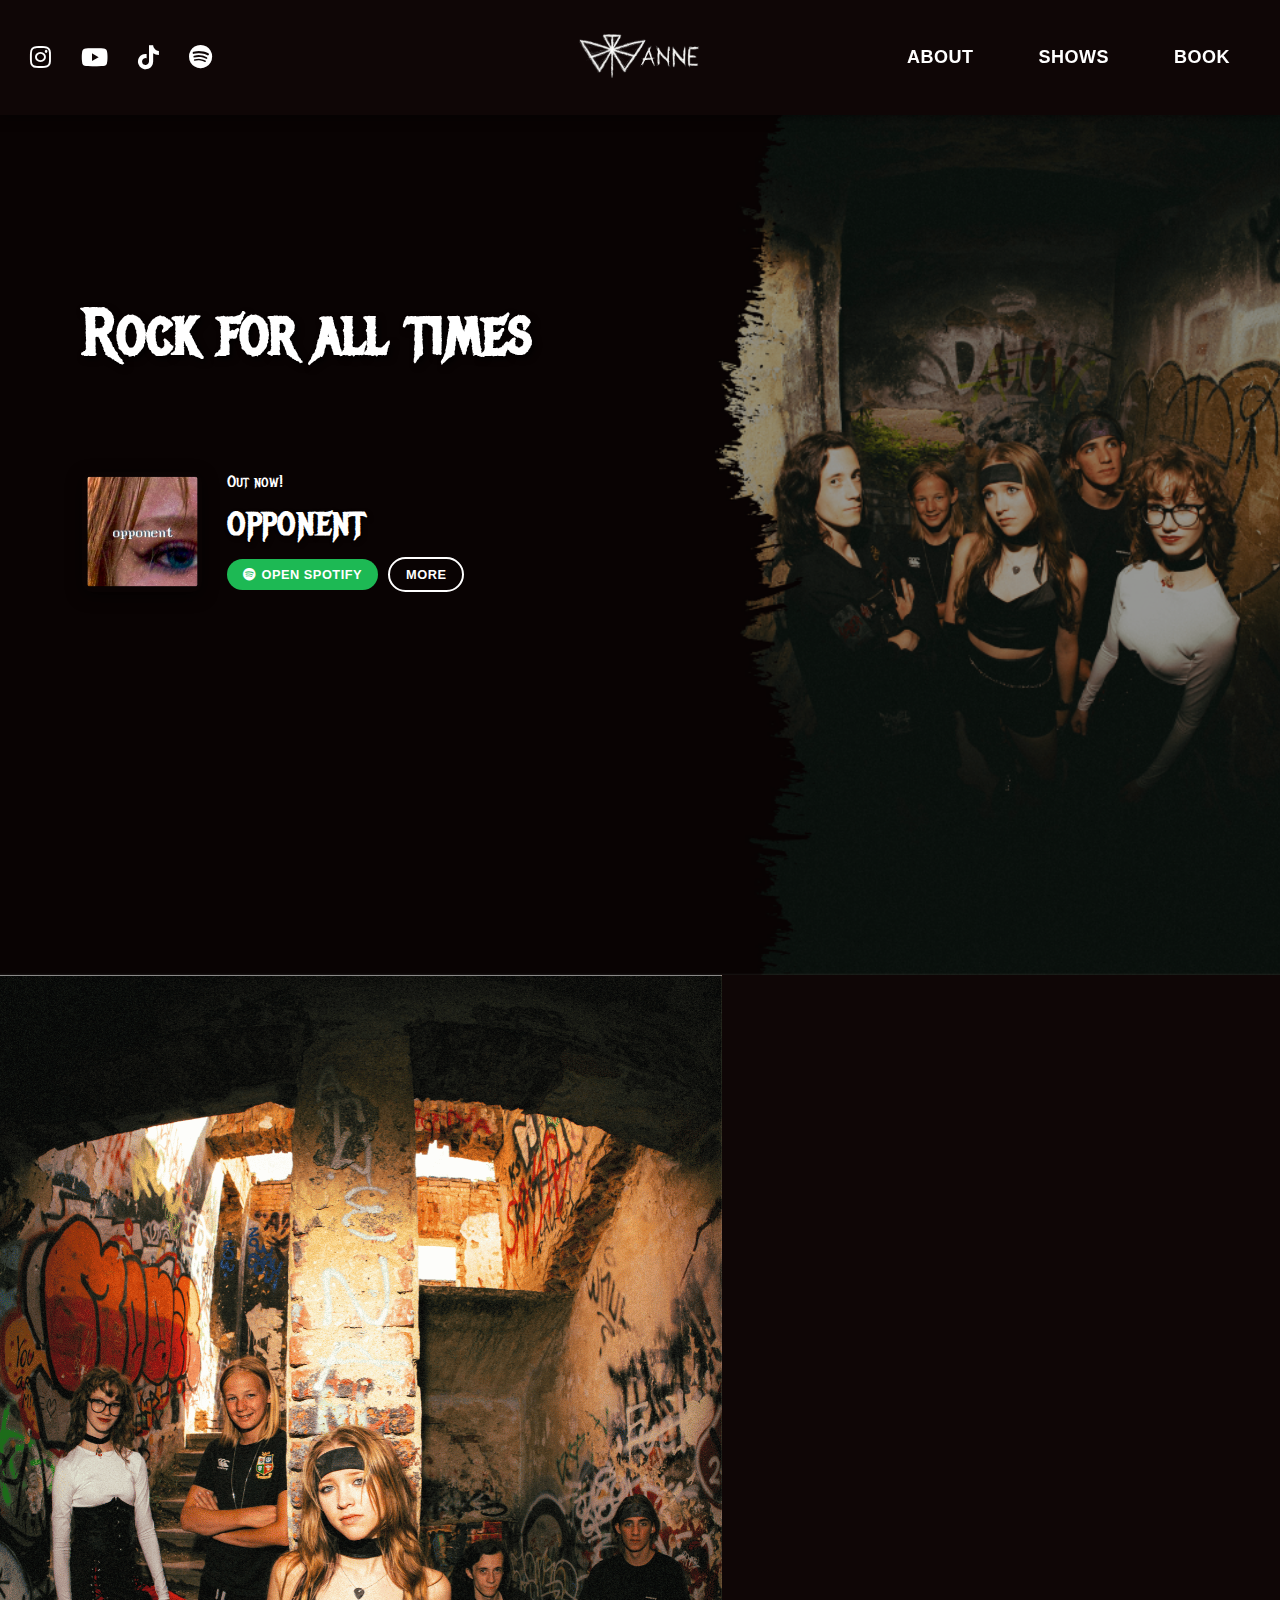
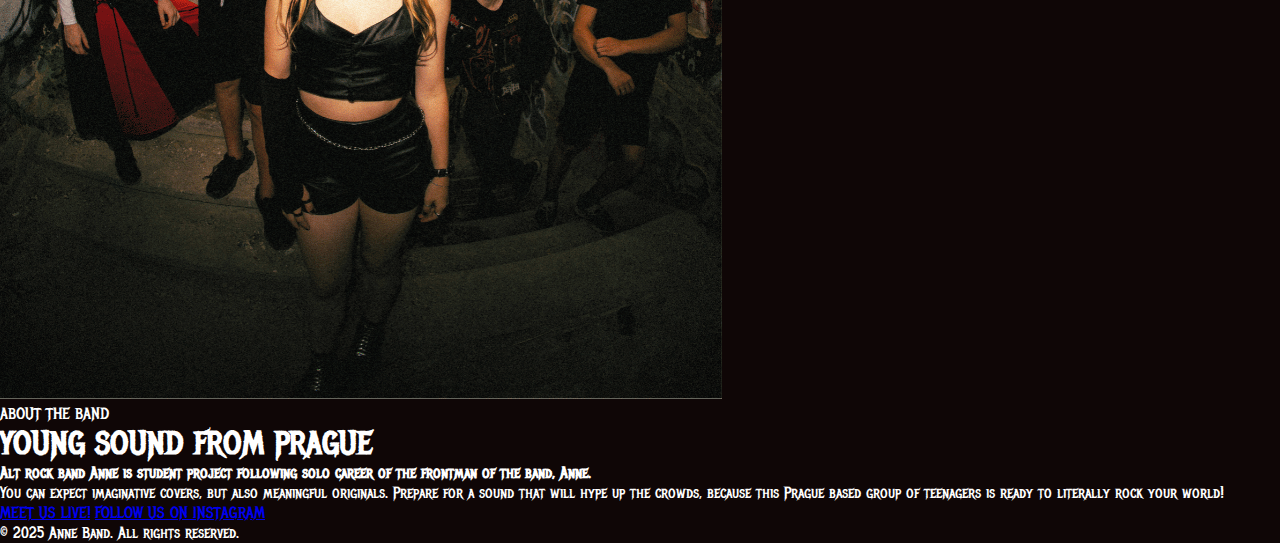
<file: index.html>
<!DOCTYPE html>
<html lang="en">
<head>
    <meta charset="UTF-8">
    <meta name="viewport" content="width=device-width, initial-scale=1.0">
    <title>Anne Band</title>
    <!-- Google Fonts -->
    <link rel="preconnect" href="https://fonts.googleapis.com">
    <link rel="preconnect" href="https://fonts.gstatic.com" crossorigin>
    <link href="https://fonts.googleapis.com/css2?family=Metal+Mania&family=Rubik+Distressed&display=swap" rel="stylesheet">
    <!-- Font Awesome -->
    <link rel="stylesheet" href="https://cdnjs.cloudflare.com/ajax/libs/font-awesome/6.4.0/css/all.min.css">
    <!-- Styles -->
    <link rel="stylesheet" href="static/styles/base.css">
    <link rel="stylesheet" href="static/styles/header.css">
    <link rel="stylesheet" href="static/styles/hero.css">
        <style>
            html {
                scroll-behavior: smooth;
            }
        </style>
</head>
<body>
    <header>
        <div class="social-icons">
            <a href="#" title="Instagram" aria-label="Instagram"><i class="fab fa-instagram"></i></a>
            <a href="#" title="YouTube" aria-label="YouTube"><i class="fab fa-youtube"></i></a>
            <a href="#" title="TikTok" aria-label="TikTok"><i class="fab fa-tiktok"></i></a>
            <a href="#" title="Spotify" aria-label="Spotify"><i class="fab fa-spotify"></i></a>
        </div>
    <div class="logo-container"><a href="index.html"><img src="assets/logo.png" alt="Anne Band Logo" class="logo"></a></div>
        <nav class="nav-buttons">
            <a href="#about" id="about-link">About</a>
            <a href="#shows">Shows</a>
            <a href="#book">Book</a>
        </nav>
    </header>

    <main class="hero-section">
        <picture class="hero-bg">
            <source media="(max-width: 900px)" srcset="assets/graphics/index_mobile.png">
            <img src="assets/graphics/index_photo.png" alt="Anne Band" style="width:100vw; height:100vh; object-fit:cover; position:absolute; top:0; left:0; z-index:0;">
        </picture>
        <div class="hero-content" style="position:relative; z-index:2;">
            <h1 class="hero-title-up">Rock for <span id="dynamic-text">you</span></h1>
            <div class="album-promotion album-promotion-desktop">
                <img src="assets/opponent.png" alt="Opponent Album Cover" class="album-cover">
                <div class="album-info">
                    <div class="album-out-now">Out now!</div>
                    <h2 class="album-title">Opponent</h2>
                    <div class="album-buttons">
                        <a href="#" class="spotify-button"><i class="fab fa-spotify"></i> Open Spotify</a>
                        <a href="#" class="more-button">More</a>
                    </div>
                </div>
            </div>
        </div>
    </main>

    <section class="album-section-mobile">
        <div class="album-promotion album-promotion-mobile">
            <img src="assets/opponent.png" alt="Opponent Album Cover" class="album-cover">
            <div class="album-info">
                <h2 class="album-title">Opponent</h2>
                <div class="album-buttons">
                    <a href="#" class="spotify-button"><i class="fab fa-spotify"></i> Open Spotify</a>
                    <a href="#" class="more-button">More</a>
                </div>
            </div>
        </div>
    </section>

    <!-- About section below hero -->
    <section id="about" class="about-section">
        <div class="about-container">
            <div class="about-image"><img src="assets/graphics/image_about.png" alt="Anne Band performing live"></div>
            <div class="about-content">
                <div class="about-label">ABOUT THE BAND</div>
                <h1 class="about-title">YOUNG SOUND FROM PRAGUE</h1>
                <p class="about-lead"><strong>Alt rock band Anne is student project following solo career of the frontman of the band, Anne.</strong></p>
                <p class="about-lead">You can expect imaginative covers, but also meaningful originals. Prepare for a sound that will hype up the crowds, because this Prague based group of teenagers is ready to literally rock your world!</p>
                <div class="about-buttons">
                    <a href="#shows" class="about-btn">MEET US LIVE!</a>
                    <a href="https://instagram.com/anneband" target="_blank" class="about-btn">FOLLOW US ON INSTAGRAM</a>
                </div>
            </div>
        </div>
    </section>

    <script src="static/javascript/carousel.js"></script>

    <footer class="site-footer">
        <div class="footer-content">
            <span>&copy; 2025 Anne Band. All rights reserved.</span>
        </div>
    </footer>
</body>
</html>
</file>
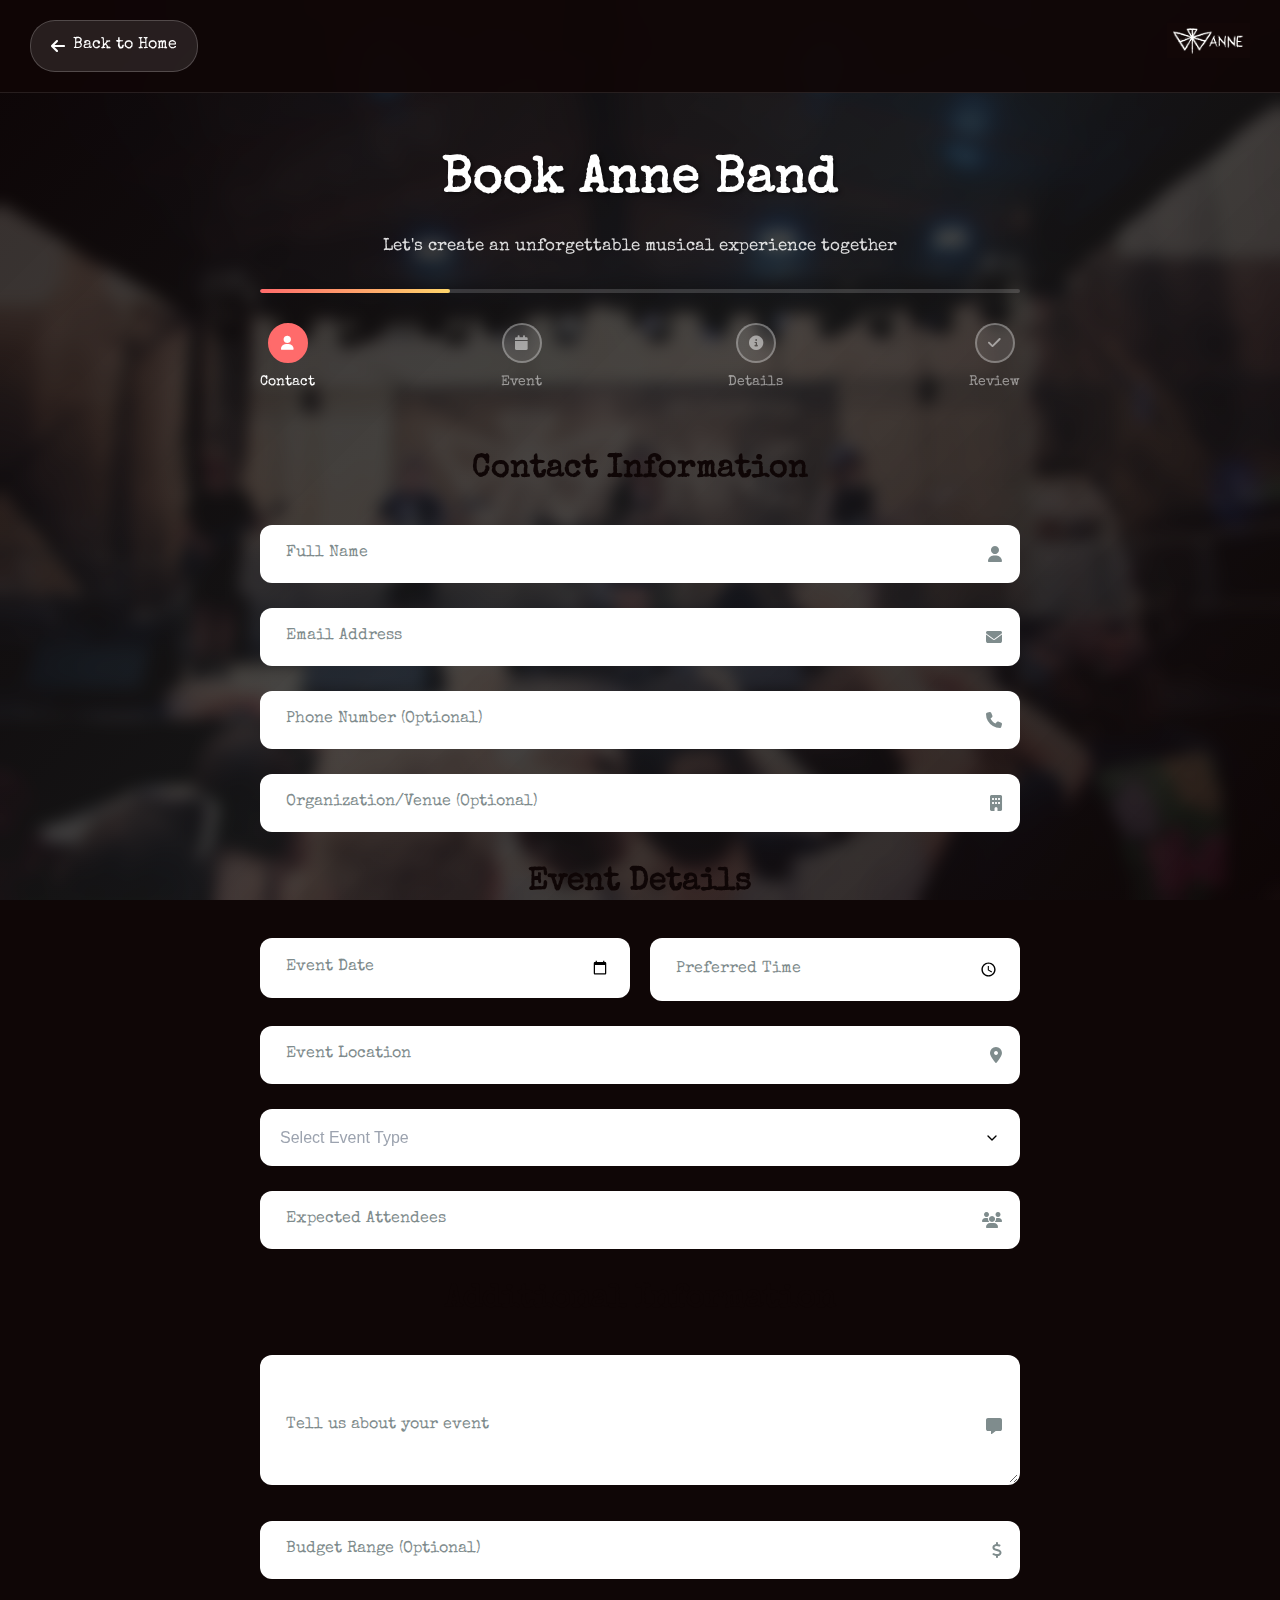
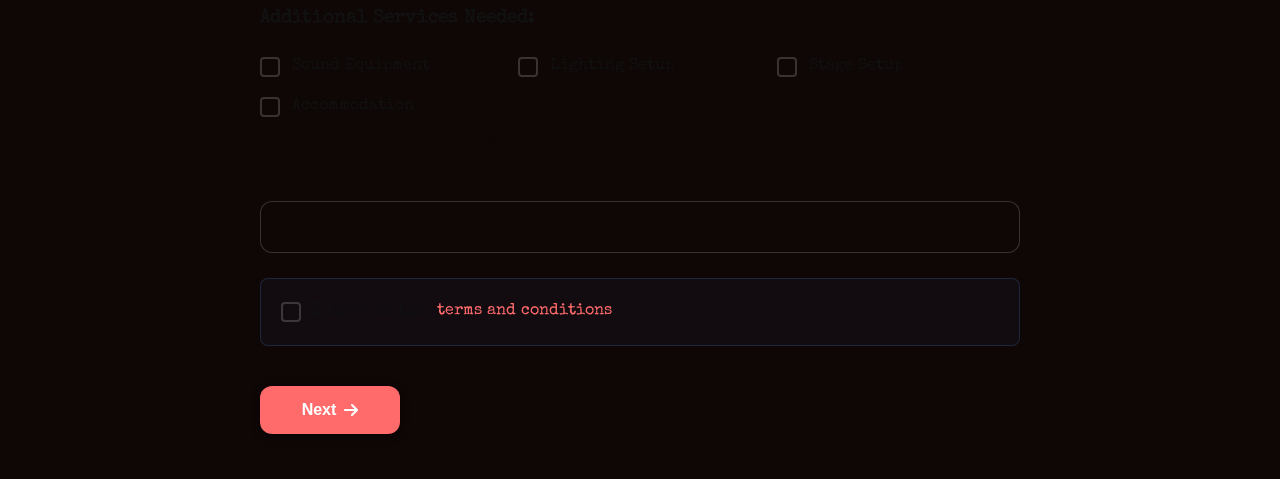
<file: book.html>
<!DOCTYPE html>
<html lang="en">
<head>
    <meta charset="UTF-8">
    <meta name="viewport" content="width=device-width, initial-scale=1.0">
    <title>Book Anne Band - Professional Booking</title>
    <link rel="stylesheet" href="static/styles/book.css">
    <link href="https://fonts.googleapis.com/css2?family=Special+Elite&family=Inter:wght@300;400;500;600;700&display=swap" rel="stylesheet">
    <link rel="stylesheet" href="https://cdnjs.cloudflare.com/ajax/libs/font-awesome/6.4.0/css/all.min.css">
</head>
<body>
    <!-- Background Elements -->
    <div class="book-bg"></div>
    <div class="book-overlay"></div>
    
    <!-- Header -->
    <header class="book-header">
        <a href="index.html" class="return-btn">
            <i class="fas fa-arrow-left"></i>
            <span>Back to Home</span>
        </a>
        <div class="header-logo">
            <img src="assets/logo.png" alt="Anne Band" class="logo-mini">
        </div>
    </header>

    <!-- Main Content -->
    <main class="book-main">
        <div class="booking-container">
            <!-- Header Section -->
            <div class="booking-header">
                <h1 class="booking-title">Book Anne Band</h1>
                <p class="booking-subtitle">Let's create an unforgettable musical experience together</p>
                
                <!-- Progress Indicator -->
                <div class="progress-container">
                    <div class="progress-bar">
                        <div class="progress-fill" id="progressFill"></div>
                    </div>
                    <div class="progress-steps">
                        <div class="step active" data-step="1">
                            <i class="fas fa-user"></i>
                            <span>Contact</span>
                        </div>
                        <div class="step" data-step="2">
                            <i class="fas fa-calendar"></i>
                            <span>Event</span>
                        </div>
                        <div class="step" data-step="3">
                            <i class="fas fa-info-circle"></i>
                            <span>Details</span>
                        </div>
                        <div class="step" data-step="4">
                            <i class="fas fa-check"></i>
                            <span>Review</span>
                        </div>
                    </div>
                </div>
            </div>

            <!-- Form Container -->
            <div class="form-container">
                <form action="https://formspree.io/f/xgvlzzgb" method="POST" class="booking-form" id="bookingForm">
                    
                    <!-- Step 1: Contact Information -->
                    <div class="form-step active" data-step="1">
                        <h2 class="step-title">Contact Information</h2>
                        
                        <div class="input-group">
                            <div class="input-wrapper">
                                <i class="fas fa-user input-icon"></i>
                                <input type="text" id="name" name="name" required>
                                <label for="name" class="floating-label">Full Name</label>
                                <span class="input-highlight"></span>
                            </div>
                        </div>

                        <div class="input-group">
                            <div class="input-wrapper">
                                <i class="fas fa-envelope input-icon"></i>
                                <input type="email" id="email" name="email" required>
                                <label for="email" class="floating-label">Email Address</label>
                                <span class="input-highlight"></span>
                            </div>
                        </div>

                        <div class="input-group">
                            <div class="input-wrapper">
                                <i class="fas fa-phone input-icon"></i>
                                <input type="tel" id="phone" name="phone">
                                <label for="phone" class="floating-label">Phone Number (Optional)</label>
                                <span class="input-highlight"></span>
                            </div>
                        </div>

                        <div class="input-group">
                            <div class="input-wrapper">
                                <i class="fas fa-building input-icon"></i>
                                <input type="text" id="organization" name="organization">
                                <label for="organization" class="floating-label">Organization/Venue (Optional)</label>
                                <span class="input-highlight"></span>
                            </div>
                        </div>
                    </div>

                    <!-- Step 2: Event Details -->
                    <div class="form-step" data-step="2">
                        <h2 class="step-title">Event Details</h2>
                        
                        <div class="input-row">
                            <div class="input-group">
                                <div class="input-wrapper">
                                    <i class="fas fa-calendar input-icon"></i>
                                    <input type="date" id="date" name="date" required>
                                    <label for="date" class="floating-label">Event Date</label>
                                    <span class="input-highlight"></span>
                                </div>
                            </div>
                            
                            <div class="input-group">
                                <div class="input-wrapper">
                                    <i class="fas fa-clock input-icon"></i>
                                    <input type="time" id="time" name="time">
                                    <label for="time" class="floating-label">Preferred Time</label>
                                    <span class="input-highlight"></span>
                                </div>
                            </div>
                        </div>

                        <div class="input-group">
                            <div class="input-wrapper">
                                <i class="fas fa-map-marker-alt input-icon"></i>
                                <input type="text" id="location" name="location" required>
                                <label for="location" class="floating-label">Event Location</label>
                                <span class="input-highlight"></span>
                            </div>
                        </div>

                        <div class="input-group">
                            <div class="select-wrapper">
                                <i class="fas fa-music input-icon"></i>
                                <select id="eventType" name="eventType" required>
                                    <option value="">Select Event Type</option>
                                    <option value="concert">Concert</option>
                                    <option value="festival">Festival</option>
                                    <option value="private">Private Event</option>
                                    <option value="corporate">Corporate Event</option>
                                    <option value="wedding">Wedding</option>
                                    <option value="other">Other</option>
                                </select>
                                <label for="eventType" class="floating-label">Event Type</label>
                                <span class="input-highlight"></span>
                            </div>
                        </div>

                        <div class="input-group">
                            <div class="input-wrapper">
                                <i class="fas fa-users input-icon"></i>
                                <input type="number" id="expectedAttendees" name="expectedAttendees" min="1">
                                <label for="expectedAttendees" class="floating-label">Expected Attendees</label>
                                <span class="input-highlight"></span>
                            </div>
                        </div>
                    </div>

                    <!-- Step 3: Additional Information -->
                    <div class="form-step" data-step="3">
                        <h2 class="step-title">Additional Information</h2>
                        
                        <div class="input-group">
                            <div class="textarea-wrapper">
                                <i class="fas fa-comment-alt input-icon"></i>
                                <textarea id="message" name="message" rows="5" required></textarea>
                                <label for="message" class="floating-label">Tell us about your event</label>
                                <span class="input-highlight"></span>
                            </div>
                        </div>

                        <div class="input-group">
                            <div class="input-wrapper">
                                <i class="fas fa-dollar-sign input-icon"></i>
                                <input type="text" id="budget" name="budget">
                                <label for="budget" class="floating-label">Budget Range (Optional)</label>
                                <span class="input-highlight"></span>
                            </div>
                        </div>

                        <div class="checkbox-group">
                            <h3>Additional Services Needed:</h3>
                            <div class="checkbox-grid">
                                <label class="checkbox-item">
                                    <input type="checkbox" name="services" value="sound-equipment">
                                    <span class="checkmark"></span>
                                    Sound Equipment
                                </label>
                                <label class="checkbox-item">
                                    <input type="checkbox" name="services" value="lighting">
                                    <span class="checkmark"></span>
                                    Lighting Setup
                                </label>
                                <label class="checkbox-item">
                                    <input type="checkbox" name="services" value="stage">
                                    <span class="checkmark"></span>
                                    Stage Setup
                                </label>
                                <label class="checkbox-item">
                                    <input type="checkbox" name="services" value="accommodation">
                                    <span class="checkmark"></span>
                                    Accommodation
                                </label>
                            </div>
                        </div>
                    </div>

                    <!-- Step 4: Review & Submit -->
                    <div class="form-step" data-step="4">
                        <h2 class="step-title">Review Your Booking Request</h2>
                        <div class="review-container" id="reviewContainer">
                            <!-- Review content will be populated by JavaScript -->
                        </div>
                        
                        <div class="terms-agreement">
                            <label class="checkbox-item">
                                <input type="checkbox" id="terms" name="terms" required>
                                <span class="checkmark"></span>
                                I agree to the <a href="#" class="terms-link">terms and conditions</a>
                            </label>
                        </div>
                    </div>

                    <!-- Form Navigation -->
                    <div class="form-navigation">
                        <button type="button" class="btn btn-secondary" id="prevBtn" style="display: none;">
                            <i class="fas fa-arrow-left"></i>
                            Previous
                        </button>
                        <button type="button" class="btn btn-primary" id="nextBtn">
                            Next
                            <i class="fas fa-arrow-right"></i>
                        </button>
                        <button type="submit" class="btn btn-success" id="submitBtn" style="display: none;">
                            <i class="fas fa-paper-plane"></i>
                            Send Booking Request
                        </button>
                    </div>
                </form>
            </div>
        </div>
    </main>

    <!-- Success Message -->
    <div class="success-overlay" id="successOverlay" style="display: none;">
        <div class="success-modal">
            <div class="success-icon">
                <i class="fas fa-check-circle"></i>
            </div>
            <h2>Booking Request Sent!</h2>
            <p>Thank you for your interest in Anne Band. We'll get back to you within 24 hours.</p>
            <a href="index.html" class="btn btn-primary">Return Home</a>
        </div>
    </div>

    <script src="static/javascript/booking.js"></script>
</body>
</html>
</file>
<file: static/styles/base.css>
/* Base styles for Anne Band Website */

* {
    margin: 0;
    padding: 0;
    box-sizing: border-box;
}

body {
    font-family: 'Metal Mania', cursive;
    background-color: #1a1a1a;
    color: white;
}
</file>
<file: static/styles/header.css>
/* Header styles for Anne Band Website */

header {
    background-color: #0f0606 !important;
    padding: 25px 30px;
    display: flex;
    align-items: center;
    justify-content: space-between;
    position: fixed;
    top: 0;
    left: 0;
    width: 100vw;
    z-index: 1100;
    box-shadow: 0 2px 10px rgba(0, 0, 0, 0.5);
}

/* Social Icons Section */
.social-icons {
    display: flex;
    gap: 30px;
    align-items: center;
    flex: 1;
    justify-content: flex-start;
    background: none !important;
    box-shadow: none !important;
    z-index: 2;
}

.social-icons a {
    color: white;
    font-size: 24px;
    text-decoration: none;
    transition: color 0.3s ease, transform 0.3s ease;
}

.social-icons a:hover {
    color: #ff6b6b;
    transform: scale(1.1);
}

/* Logo Section - Centered */
.logo-container {
    flex: 1;
    display: flex;
    justify-content: center;
    align-items: center;
    position: static;
    left: auto;
    transform: none;
    z-index: 2;
}

.logo {
    height: 60px;
    width: auto;
    transition: transform 0.3s ease;
}

.logo:hover {
    transform: scale(1.05);
}

/* Navigation Section */
.nav-buttons {
    display: flex;
    gap: 25px;
    align-items: center;
    flex: 1;
    justify-content: flex-end;
    border: none;
    box-shadow: none;
    background: none !important;
    z-index: 2;
}

.nav-buttons a {
    color: white;
    text-decoration: none;
    padding: 10px 20px;
    border: none;
    border-radius: 0;
    font-family: Arial, sans-serif;
    font-size: 18px;
    font-weight: 600;
    transition: all 0.3s cubic-bezier(0.4,0,0.2,1);
    text-transform: uppercase;
    letter-spacing: 0.5px;
    background: none;
    box-shadow: none;
    position: relative;
}

.nav-buttons a::after {
    content: '';
    display: block;
    height: 2px;
    width: 0;
    background: #ff6b6b;
    transition: width 0.3s cubic-bezier(0.4,0,0.2,1);
    position: absolute;
    left: 0;
    bottom: -2px;
}

.nav-buttons a:hover::after {
    width: 100%;
}

.nav-buttons a:hover {
    color: #ff6b6b;
    background: none;
    transform: translateY(-2px);
}

.nav-buttons a:active {
    transform: translateY(0);
}

/* Body padding to prevent content from being hidden behind the header */
body {
    padding-top: 90px; /* Adjust if header height changes */
    margin: 0;
    background: #0f0606;
}

.connect-banner {
    position: relative;
    top: 0;
    z-index: 1000;
}

.hero-section {
    margin-top: -15px !important;
}

/* Responsive design for header */
@media (max-width: 768px) {
    header {
        padding: 10px 15px;
        position: relative;
    }
    
    .logo-container {
        position: relative;
        left: auto;
        transform: none;
        order: -1;
        margin-bottom: 15px;
    }
    
    .social-icons {
        gap: 25px;
        justify-content: center;
    }
    
    .social-icons a {
        font-size: 20px;
    }
    
    .logo {
        height: 50px;
    }
    
    .nav-buttons {
        gap: 15px;
        justify-content: center;
    }
    
    .nav-buttons a {
        padding: 8px 15px;
        font-size: 16px;
    }
}

@media (max-width: 576px) {
    header {
        flex-direction: column;
        text-align: center;
        gap: 15px;
    }
    
    .logo-container {
        margin-bottom: 15px;
    }
    
    .social-icons,
    .nav-buttons {
        justify-content: center;
    }
}
</file>
<file: static/styles/hero.css>
.album-promotion-desktop {
    display: flex;
}
.album-promotion-mobile,
.album-section-mobile {
    display: none;
}
/* Hero section styles for Anne Band Website */

.hero-section {
    background-image: url('../../../assets/graphics/index_photo.png');
    background-size: cover;
    background-position: center;
    background-repeat: no-repeat;
    min-height: 100vh;
    display: flex;
    align-items: center;
    padding: 40px 20px;
    position: relative;
}

.hero-section::before {
    content: '';
    position: absolute;
    top: 0;
    left: 0;
    right: 0;
    bottom: 0;
    background: rgba(0, 0, 0, 0.4);
    z-index: 1;
}

.hero-content {
    position: relative;
    z-index: 2;
    max-width: 600px;
    margin-left: 5%;
    margin-top: -18vh;
    color: #ffffff;
    text-align: left;
}

.hero-title-up {
    margin-top: 0;
    margin-bottom: 60px;
}

.hero-content h1 {
    font-size: 4rem;
    margin-bottom: 30px;
    color: #ffffff;
    text-shadow: 3px 3px 6px rgba(0, 0, 0, 0.8);
    line-height: 1.2;
}

#dynamic-text {
    color: #ffffff;
    text-shadow: 3px 3px 6px rgba(0, 0, 0, 0.8);
    display: inline-block;
    min-width: 200px;
    animation: textCarousel 0.1s ease-in-out;
}

@keyframes textCarousel {
    0% {
        transform: translateY(-10px);
        opacity: 0;
    }
    50% {
        transform: translateY(0);
        opacity: 1;
    }
    100% {
        transform: translateY(10px);
        opacity: 0;
    }
}


/* Album promotion section */
.album-promotion {
    margin-top: 100px;
    display: flex;
    align-items: flex-start;
    gap: 25px;
}



.album-cover {
    width: 120px;
    height: 120px;
    object-fit: cover;
    border-radius: 10px;
    box-shadow: 0 4px 15px rgba(0, 0, 0, 0.6);
    transition: transform 0.3s ease;
}

.album-cover:hover {
    transform: scale(1.05);
}

.album-info {
    display: flex;
    flex-direction: column;
    justify-content: space-between;
    height: 120px;
}

.album-title {
    font-size: 2rem;
    color: #ffffff;
    text-shadow: 2px 2px 4px rgba(0, 0, 0, 0.8);
    margin: 0;
    padding: 0;
    line-height: 1.2;
    font-weight: bold;
    text-transform: uppercase;
    letter-spacing: 1px;
}

.album-buttons {
    display: flex;
    gap: 10px;
    align-items: center;
}

.spotify-button {
    background-color: #1db954;
    color: white;
    padding: 8px 16px;
    border: none;
    border-radius: 20px;
    text-decoration: none;
    font-family: Arial, sans-serif;
    font-size: 0.8rem;
    font-weight: 600;
    text-transform: uppercase;
    letter-spacing: 0.5px;
    transition: all 0.3s ease;
    display: flex;
    align-items: center;
    justify-content: center;
    gap: 6px;
    white-space: nowrap;
}

.spotify-button:hover {
    background-color: #1ed760;
    transform: translateY(-2px);
}

.more-button {
    background: transparent;
    color: white;
    padding: 8px 16px;
    border: 2px solid white;
    border-radius: 20px;
    text-decoration: none;
    font-family: Arial, sans-serif;
    font-size: 0.8rem;
    font-weight: 600;
    text-transform: uppercase;
    letter-spacing: 0.5px;
    transition: all 0.3s ease;
    display: flex;
    align-items: center;
    justify-content: center;
    white-space: nowrap;
}

.more-button:hover {
    background-color: white;
    color: black;
    transform: translateY(-2px);
}

/* Responsive design for hero section */
@media (max-width: 768px) {
    .hero-section {
        min-height: 80vh;
        padding: 20px 15px;
    }
    
    .hero-content {
        margin-left: 3%;
        margin-top: -5vh;
        max-width: 90%;
    }
    
    .hero-content h1 {
        font-size: 3rem;
        margin-bottom: 20px;
    }
    
    .hero-content p {
        font-size: 1.1rem;
        font-weight: 300;
        margin-bottom: 30px;
    }
    
    .album-promotion {
        margin-top: 25px;
        gap: 20px;
    }
    
    .album-cover {
        width: 100px;
        height: 100px;
    }
    
    .album-title {
        font-size: 2rem;
    }
    
    .album-out-now {
        font-size: 0.8rem;
    }
    
    .album-buttons {
        gap: 12px;
    }
    
    .spotify-button,
    .more-button {
        padding: 10px 20px;
        font-size: 0.9rem;
    }
}

@media (max-width: 576px) {
    .hero-section {
        background-image: url('../../../assets/graphics/index_mobile.png');
        min-height: 70vh;
        text-align: center;
    }
    .hero-content {
        margin-left: 0;
        margin-top: -3vh;
        max-width: 100%;
        text-align: center;
    }
    .hero-content h1 {
        font-size: 2.5rem;
    }
    .album-promotion-desktop {
        display: none !important;
    }
    .album-section-mobile {
        display: block;
        width: 100%;
        background: #0f0606;
        padding: 24px 0 24px 0;
    }
    .album-promotion-mobile {
        display: flex;
        flex-direction: column;
        margin: 0 auto;
        align-items: center;
        gap: 20px;
    }
    .album-cover {
        width: 80px;
        height: 80px;
    }
    .album-info {
        text-align: center;
        gap: 12px;
    }
    .album-title {
        font-size: 1.8rem;
    }
    .album-buttons {
        flex-direction: column;
        gap: 10px;
        width: 100%;
    }
    .spotify-button,
    .more-button {
        padding: 8px 16px;
        font-size: 0.8rem;
        width: 100%;
        text-align: center;
        justify-content: center;
    }
}
</file>
<file: static/styles/book.css>
/* Modern Booking Page - tuned to match Anne Band site */
:root {
    --primary-color: #0f0606;
    --secondary-color: #ff6b6b;
    --accent-color: #ff6b6b;
    --success-color: #1db954;
    --text-primary: #111111;
    --text-secondary: #7f8c8d;
    --text-light: #ffffff;
    --bg-light: #0f0606;
    --bg-card: rgba(12, 5, 5, 0.96);
    --border-color: rgba(255, 255, 255, 0.18);
    --shadow-light: 0 2px 10px rgba(0, 0, 0, 0.35);
    --shadow-medium: 0 12px 30px rgba(0, 0, 0, 0.6);
    --shadow-heavy: 0 22px 70px rgba(0, 0, 0, 0.85);
}

* {
    margin: 0;
    padding: 0;
    box-sizing: border-box;
}

body {
    font-family: 'Special Elite', cursive;
    background: #0f0606;
    color: var(--text-light);
    overflow-x: hidden;
    line-height: 1.6;
}

/* Background Elements */
.book-bg {
    position: fixed;
    top: 0; left: 0; right: 0; bottom: 0;
    width: 100vw;
    height: 100vh;
    background: url('../../assets/book_picture.png') center/cover no-repeat;
    z-index: 0;
}

.book-overlay {
    position: fixed;
    top: 0; left: 0; right: 0; bottom: 0;
    background: linear-gradient(135deg, 
        rgba(15,6,6,0.85) 0%, 
        rgba(26,26,26,0.8) 50%, 
        rgba(15,6,6,0.9) 100%);
    backdrop-filter: blur(8px);
    z-index: 1;
}

/* Header */
.book-header {
    position: fixed;
    top: 0;
    left: 0;
    right: 0;
    display: flex;
    justify-content: space-between;
    align-items: center;
    padding: 20px 30px;
    background: rgba(15, 6, 6, 0.9);
    backdrop-filter: blur(10px);
    border-bottom: 1px solid rgba(255, 255, 255, 0.1);
    z-index: 100;
}

.return-btn {
    display: flex;
    align-items: center;
    gap: 8px;
    background: rgba(255, 255, 255, 0.1);
    color: var(--text-light);
    padding: 12px 20px;
    border-radius: 25px;
    text-decoration: none;
    font-weight: 500;
    transition: all 0.3s cubic-bezier(0.4, 0, 0.2, 1);
    border: 1px solid rgba(255, 255, 255, 0.2);
}

.return-btn:hover {
    background: rgba(255, 255, 255, 0.2);
    transform: translateY(-2px);
    box-shadow: var(--shadow-medium);
}

.header-logo .logo-mini {
    height: 35px;
    filter: brightness(1.2);
}

/* Main Content */
.book-main {
    padding-top: 100px;
    min-height: 100vh;
    position: relative;
    z-index: 2;
}

.booking-container {
    max-width: 800px;
    margin: 0 auto;
    padding: 40px 20px;
}

/* Booking Header */
.booking-header {
    text-align: center;
    margin-bottom: 50px;
    position: relative;
}

.booking-title {
    font-family: 'Special Elite', cursive;
    font-size: 3.2rem;
    color: var(--text-light);
    margin-bottom: 12px;
    text-shadow: 2px 2px 4px rgba(0, 0, 0, 0.5);
}

.booking-subtitle {
    font-size: 1.05rem;
    color: rgba(255, 255, 255, 0.85);
    margin-bottom: 28px;
    font-weight: 300;
    max-width: 540px;
    margin-inline: auto;
}

/* Progress Indicator */
.progress-container {
    margin-bottom: 40px;
}

.progress-bar {
    width: 100%;
    height: 4px;
    background: rgba(255, 255, 255, 0.16);
    border-radius: 2px;
    margin-bottom: 30px;
    overflow: hidden;
}

.progress-fill {
    height: 100%;
    background: linear-gradient(90deg, var(--secondary-color), #ffd56b);
    border-radius: 2px;
    width: 25%;
    transition: width 0.5s cubic-bezier(0.4, 0, 0.2, 1);
}

.progress-steps {
    display: flex;
    justify-content: space-between;
    position: relative;
}

.step {
    display: flex;
    flex-direction: column;
    align-items: center;
    gap: 8px;
    color: rgba(255, 255, 255, 0.5);
    font-size: 0.9rem;
    font-weight: 500;
    transition: color 0.3s ease;
}

.step.active {
    color: var(--text-light);
}

.step i {
    width: 40px;
    height: 40px;
    border-radius: 50%;
    display: flex;
    align-items: center;
    justify-content: center;
    background: rgba(255, 255, 255, 0.1);
    border: 2px solid rgba(255, 255, 255, 0.3);
    transition: all 0.3s ease;
}

.step.active i {
    background: var(--secondary-color);
    border-color: var(--secondary-color);
    color: white;
}

/* Form Container */
/* Contact Card */
.contact-card {
    background: rgba(10, 4, 4, 0.96);
    border-radius: 18px;
    padding: 32px 32px 26px 32px;
    box-shadow: 0 18px 40px rgba(0, 0, 0, 0.7);
    backdrop-filter: blur(12px);
    border: 1px solid rgba(255, 255, 255, 0.18);
}

.contact-card-main {
    margin-bottom: 24px;
    padding-bottom: 20px;
    border-bottom: 1px solid rgba(255, 255, 255, 0.12);
}

.contact-heading {
    font-family: 'Special Elite', cursive;
    font-size: 2rem;
    margin-bottom: 8px;
}

.contact-lead {
    font-family: 'Inter', system-ui, -apple-system, BlinkMacSystemFont, "Segoe UI", sans-serif;
    font-size: 1rem;
    line-height: 1.7;
    color: rgba(255, 255, 255, 0.9);
    margin-bottom: 10px;
}

.contact-highlight {
    margin-top: 6px;
    padding: 10px 12px;
    border-radius: 10px;
    border: 1px solid rgba(255, 255, 255, 0.18);
    background: rgba(255, 255, 255, 0.04);
    font-size: 0.9rem;
}

.contact-info-grid {
    display: grid;
    grid-template-columns: 1fr 1fr;
    gap: 24px;
    margin-bottom: 18px;
}

.contact-info-block h3 {
    font-family: 'Special Elite', cursive;
    font-size: 1.25rem;
    margin-bottom: 6px;
}

.contact-label {
    font-size: 0.8rem;
    text-transform: uppercase;
    letter-spacing: 0.16em;
    color: rgba(255, 255, 255, 0.6);
    margin: 10px 0 4px 0;
}

.contact-link {
    display: inline-block;
    font-family: 'Inter', system-ui, -apple-system, BlinkMacSystemFont, "Segoe UI", sans-serif;
    color: #ffd56b;
    text-decoration: none;
    font-weight: 500;
    word-break: break-all;
    font-size: 0.98rem;
}

.contact-link:hover {
    text-decoration: underline;
}

.contact-socials {
    display: flex;
    flex-direction: column;
    gap: 4px;
    margin-top: 6px;
}

.contact-socials a {
    font-family: 'Inter', system-ui, -apple-system, BlinkMacSystemFont, "Segoe UI", sans-serif;
    font-size: 0.95rem;
    color: rgba(255, 255, 255, 0.9);
    text-decoration: none;
    display: inline-flex;
    align-items: center;
    gap: 8px;
    padding: 4px 0;
}

.contact-socials a i {
    font-size: 1rem;
    color: #ff6b6b;
}

.contact-socials a:hover {
    color: #ff6b6b;
}

.contact-list {
    list-style: none;
    padding-left: 0;
    margin: 6px 0 0 0;
    font-family: 'Inter', system-ui, -apple-system, BlinkMacSystemFont, "Segoe UI", sans-serif;
    font-size: 0.95rem;
    color: rgba(255, 255, 255, 0.9);
}

.contact-list li {
    position: relative;
    padding-left: 18px;
    margin-bottom: 6px;
}

.contact-list li::before {
    content: "•";
    position: absolute;
    left: 0;
    top: 0;
    color: #ff6b6b;
}

.contact-note {
    font-family: 'Inter', system-ui, -apple-system, BlinkMacSystemFont, "Segoe UI", sans-serif;
    font-size: 0.9rem;
    color: rgba(255, 255, 255, 0.75);
    margin-top: 6px;
}

@keyframes fadeInUp {
    from {
        opacity: 0;
        transform: translateY(30px);
    }
    to {
        opacity: 1;
        transform: translateY(0);
    }
}

.step-title {
    font-family: 'Special Elite', cursive;
    font-size: 2rem;
    color: var(--primary-color);
    margin-bottom: 30px;
    text-align: center;
}

/* Input Groups */
.input-group {
    margin-bottom: 25px;
}

.input-row {
    display: grid;
    grid-template-columns: 1fr 1fr;
    gap: 20px;
}

.input-wrapper, .textarea-wrapper, .select-wrapper {
    position: relative;
}

.input-wrapper input,
.textarea-wrapper textarea,
.select-wrapper select {
    width: 100%;
    padding: 18px 50px 18px 18px;
    border: 2px solid var(--border-color);
    border-radius: 12px;
    font-size: 1rem;
    background: #fff;
    color: var(--text-primary);
    transition: all 0.3s cubic-bezier(0.4, 0, 0.2, 1);
    outline: none;
}

/* Remove default red styling for untouched required fields */
.input-wrapper input:invalid:not(:focus):not(:touched),
.textarea-wrapper textarea:invalid:not(:focus):not(:touched),
.select-wrapper select:invalid:not(:focus):not(:touched) {
    border-color: var(--border-color);
    box-shadow: none;
}

/* Only show validation styling after user interaction */
.input-wrapper input:invalid:focus,
.input-wrapper input:invalid.touched,
.textarea-wrapper textarea:invalid:focus,
.textarea-wrapper textarea:invalid.touched,
.select-wrapper select:invalid:focus,
.select-wrapper select:invalid.touched {
    border-color: #e74c3c;
    box-shadow: 0 0 0 3px rgba(231, 76, 60, 0.1);
}

/* Adjust padding for date and time inputs since they don't have custom icons */
input[type="date"],
input[type="time"] {
    padding: 18px 18px 18px 18px !important;
}

.input-wrapper input:focus,
.textarea-wrapper textarea:focus,
.select-wrapper select:focus {
    border-color: var(--accent-color);
    box-shadow: 0 0 0 3px rgba(74, 144, 226, 0.1);
}

.floating-label {
    position: absolute;
    left: 18px;
    top: 50%;
    transform: translateY(-50%);
    background: #fff;
    padding: 0 8px;
    color: var(--text-secondary);
    font-size: 1rem;
    pointer-events: none;
    transition: all 0.3s cubic-bezier(0.4, 0, 0.2, 1);
}

.input-wrapper input:focus + .floating-label,
.input-wrapper input:not(:placeholder-shown) + .floating-label,
.textarea-wrapper textarea:focus + .floating-label,
.textarea-wrapper textarea:not(:placeholder-shown) + .floating-label {
    top: 0;
    font-size: 0.85rem;
    color: var(--accent-color);
    font-weight: 500;
}

/* Specific styling for select elements */
.select-wrapper select {
    appearance: none;
    -webkit-appearance: none;
    -moz-appearance: none;
    background-image: url("data:image/svg+xml;charset=UTF-8,%3csvg xmlns='http://www.w3.org/2000/svg' viewBox='0 0 24 24' fill='none' stroke='currentColor' stroke-width='2' stroke-linecap='round' stroke-linejoin='round'%3e%3cpolyline points='6,9 12,15 18,9'%3e%3c/polyline%3e%3c/svg%3e");
    background-repeat: no-repeat;
    background-position: right 18px center;
    background-size: 16px;
    padding-right: 50px;
    cursor: pointer;
    border: 2px solid var(--border-color) !important;
}

.select-wrapper select:focus {
    border-color: var(--accent-color) !important;
    box-shadow: 0 0 0 3px rgba(74, 144, 226, 0.1) !important;
}

.select-wrapper select:invalid:not(:focus):not(.touched) {
    border-color: var(--border-color) !important;
    box-shadow: none !important;
    color: #9ca3af;
}

.select-wrapper select:valid {
    color: var(--text-primary);
    border-color: var(--border-color);
}

.select-wrapper select:focus {
    color: #9ca3af;
}

.select-wrapper select option:first-child {
    color: #9ca3af;
}

.select-wrapper select option:not(:first-child) {
    color: var(--text-primary);
}

/* Hide browser default validation messages */
.select-wrapper select:invalid {
    box-shadow: none !important;
}

.select-wrapper select:focus:invalid {
    box-shadow: 0 0 0 3px rgba(74, 144, 226, 0.1) !important;
}

/* Prevent default browser validation tooltips */
.select-wrapper select {
    position: relative;
}

.select-wrapper select:invalid:not(:focus):not(.touched)::after {
    display: none !important;
}

/* Ensure select dropdown appears above floating label */
.select-wrapper {
    position: relative;
    z-index: 10;
}

/* Special floating label behavior for select */
.select-wrapper .floating-label {
    opacity: 0;
    visibility: hidden;
    transition: all 0.3s cubic-bezier(0.4, 0, 0.2, 1);
}

.select-wrapper select:focus + .floating-label,
.select-wrapper select:valid + .floating-label {
    opacity: 1;
    visibility: visible;
    top: 0;
    font-size: 0.85rem;
    color: var(--accent-color);
    font-weight: 500;
}

/* Hide the Font Awesome icon for select since we're using custom dropdown arrow */
.select-wrapper .input-icon {
    display: none;
}

/* Hide Font Awesome icons for date and time inputs to avoid duplication with browser icons */
input[type="date"] + .floating-label + .input-highlight + .input-icon,
input[type="time"] + .floating-label + .input-highlight + .input-icon,
.input-wrapper:has(input[type="date"]) .input-icon,
.input-wrapper:has(input[type="time"]) .input-icon {
    display: none;
}

/* Alternative approach for older browsers that don't support :has() */
.input-wrapper input[type="date"] ~ .input-icon,
.input-wrapper input[type="time"] ~ .input-icon {
    display: none;
}

.input-icon {
    position: absolute;
    right: 18px;
    top: 50%;
    transform: translateY(-50%);
    color: var(--text-secondary);
    z-index: 10;
    transition: color 0.3s ease;
}

.input-wrapper input:focus ~ .input-icon,
.textarea-wrapper textarea:focus ~ .input-icon,
.select-wrapper select:focus ~ .input-icon {
    color: var(--accent-color);
}

.input-highlight {
    position: absolute;
    bottom: 0;
    left: 50%;
    width: 0;
    height: 2px;
    background: var(--accent-color);
    transition: all 0.3s cubic-bezier(0.4, 0, 0.2, 1);
    transform: translateX(-50%);
}

.input-wrapper input:focus ~ .input-highlight,
.textarea-wrapper textarea:focus ~ .input-highlight,
.select-wrapper select:focus ~ .input-highlight {
    width: 100%;
}

/* Textarea Specific */
.textarea-wrapper textarea {
    min-height: 120px;
    resize: vertical;
    padding-top: 18px;
}

.textarea-wrapper .floating-label {
    top: 30px;
}

.textarea-wrapper textarea:focus + .floating-label,
.textarea-wrapper textarea:not(:placeholder-shown) + .floating-label {
    top: 0;
}

/* Checkbox Styling */
.checkbox-group h3 {
    color: var(--text-primary);
    margin-bottom: 20px;
    font-weight: 600;
}

.checkbox-grid {
    display: grid;
    grid-template-columns: repeat(auto-fit, minmax(200px, 1fr));
    gap: 15px;
}

.checkbox-item {
    display: flex;
    align-items: center;
    gap: 12px;
    cursor: pointer;
    font-weight: 500;
    color: var(--text-primary);
    transition: color 0.3s ease;
}

.checkbox-item input[type="checkbox"] {
    display: none;
}

.checkmark {
    width: 20px;
    height: 20px;
    border: 2px solid var(--border-color);
    border-radius: 4px;
    position: relative;
    transition: all 0.3s cubic-bezier(0.4, 0, 0.2, 1);
}

.checkbox-item input[type="checkbox"]:checked + .checkmark {
    background: var(--accent-color);
    border-color: var(--accent-color);
}

.checkbox-item input[type="checkbox"]:checked + .checkmark:after {
    content: '\f00c';
    font-family: 'Font Awesome 6 Free';
    font-weight: 900;
    position: absolute;
    color: white;
    font-size: 12px;
    top: 50%;
    left: 50%;
    transform: translate(-50%, -50%);
}

/* Review Container */
.review-container {
    background: var(--bg-light);
    border-radius: 12px;
    padding: 25px;
    margin-bottom: 25px;
    border: 1px solid var(--border-color);
}

.review-item {
    display: flex;
    justify-content: space-between;
    align-items: center;
    padding: 12px 0;
    border-bottom: 1px solid rgba(0, 0, 0, 0.1);
}

.review-item:last-child {
    border-bottom: none;
}

.review-label {
    font-weight: 600;
    color: var(--text-primary);
}

.review-value {
    color: var(--text-secondary);
    text-align: right;
    max-width: 60%;
}

/* Terms Agreement */
.terms-agreement {
    margin-bottom: 30px;
    padding: 20px;
    background: rgba(74, 144, 226, 0.05);
    border-radius: 8px;
    border: 1px solid rgba(74, 144, 226, 0.2);
}

.terms-link {
    color: var(--accent-color);
    text-decoration: none;
    font-weight: 500;
}

.terms-link:hover {
    text-decoration: underline;
}

/* Form Navigation */
.form-navigation {
    display: flex;
    justify-content: space-between;
    align-items: center;
    margin-top: 40px;
    gap: 15px;
}

.btn {
    padding: 15px 30px;
    border: none;
    border-radius: 12px;
    font-size: 1rem;
    font-weight: 600;
    cursor: pointer;
    transition: all 0.3s cubic-bezier(0.4, 0, 0.2, 1);
    display: flex;
    align-items: center;
    gap: 8px;
    text-decoration: none;
    text-align: center;
    min-width: 140px;
    justify-content: center;
}

.btn-primary {
    background: var(--accent-color);
    color: white;
    box-shadow: var(--shadow-light);
}

.btn-primary:hover {
    background: #357abd;
    transform: translateY(-2px);
    box-shadow: var(--shadow-medium);
}

.btn-secondary {
    background: transparent;
    color: var(--text-secondary);
    border: 2px solid var(--border-color);
}

.btn-secondary:hover {
    background: var(--bg-light);
    border-color: var(--text-secondary);
    color: var(--text-primary);
}

.btn-success {
    background: var(--success-color);
    color: white;
    box-shadow: var(--shadow-light);
}

.btn-success:hover {
    background: #219a52;
    transform: translateY(-2px);
    box-shadow: var(--shadow-medium);
}

/* Success Overlay */
.success-overlay {
    position: fixed;
    top: 0; left: 0; right: 0; bottom: 0;
    background: rgba(0, 0, 0, 0.8);
    display: flex;
    align-items: center;
    justify-content: center;
    z-index: 1000;
    backdrop-filter: blur(5px);
}

.success-modal {
    background: white;
    padding: 50px;
    border-radius: 20px;
    text-align: center;
    max-width: 500px;
    width: 90%;
    box-shadow: var(--shadow-heavy);
    animation: modalAppear 0.5s cubic-bezier(0.4, 0, 0.2, 1);
}

@keyframes modalAppear {
    from {
        opacity: 0;
        transform: scale(0.8) translateY(30px);
    }
    to {
        opacity: 1;
        transform: scale(1) translateY(0);
    }
}

.success-icon {
    font-size: 4rem;
    color: var(--success-color);
    margin-bottom: 20px;
}

.success-modal h2 {
    color: var(--text-primary);
    margin-bottom: 15px;
    font-family: 'Special Elite', cursive;
}

.success-modal p {
    color: var(--text-secondary);
    margin-bottom: 30px;
    line-height: 1.6;
}

/* Responsive Design */
@media (max-width: 768px) {
    .booking-title {
        font-size: 2.4rem;
    }
    
    .booking-subtitle {
        font-size: 0.98rem;
    }

    .contact-card {
        padding: 28px 22px 24px 22px;
    }

    .contact-info-grid {
        grid-template-columns: 1fr;
        gap: 24px;
    }
}

@media (max-width: 480px) {
    .booking-container {
        padding: 20px 15px;
    }
    
    .book-header {
        padding: 15px 20px;
    }
    
    .form-container {
        padding: 25px 20px;
    }
    
    .booking-title {
        font-size: 2rem;
    }
    
    .step-title {
        font-size: 1.5rem;
    }
    
    .success-modal {
        padding: 30px 25px;
    }
}
</file>
